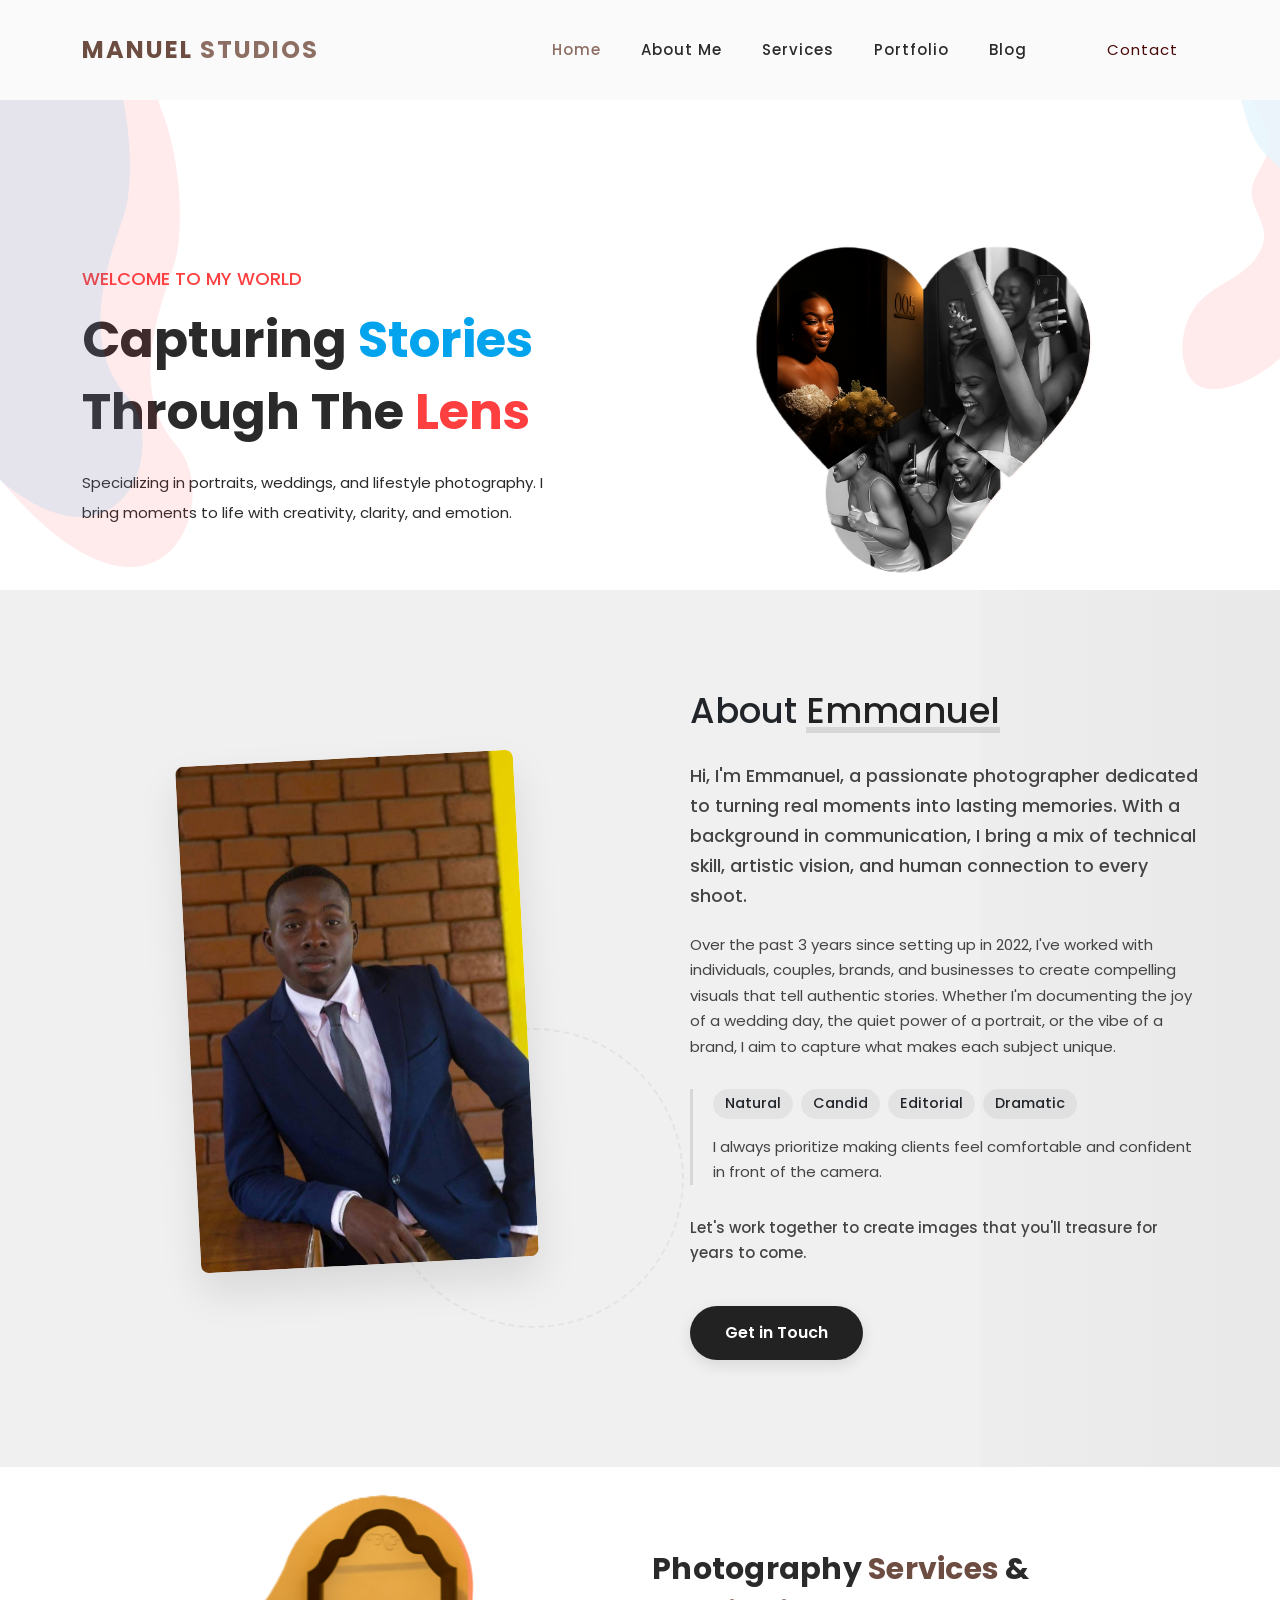
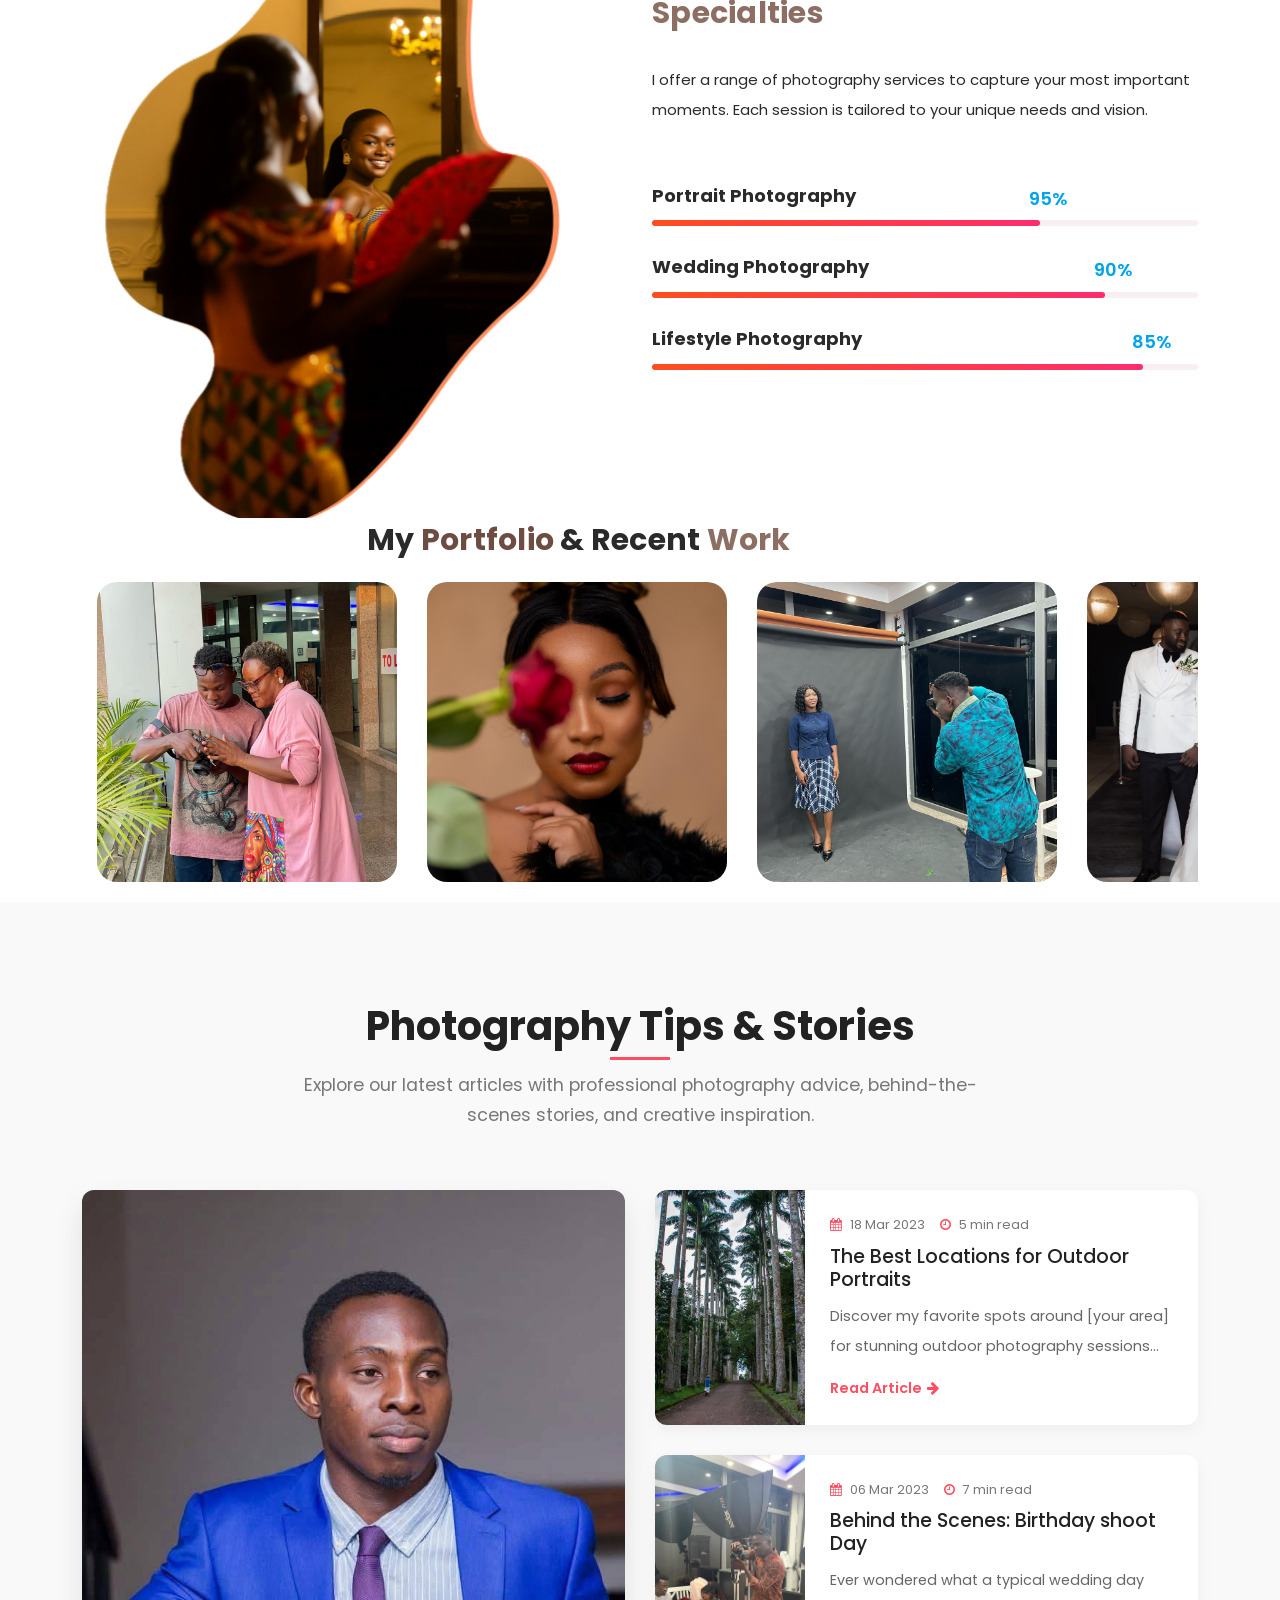
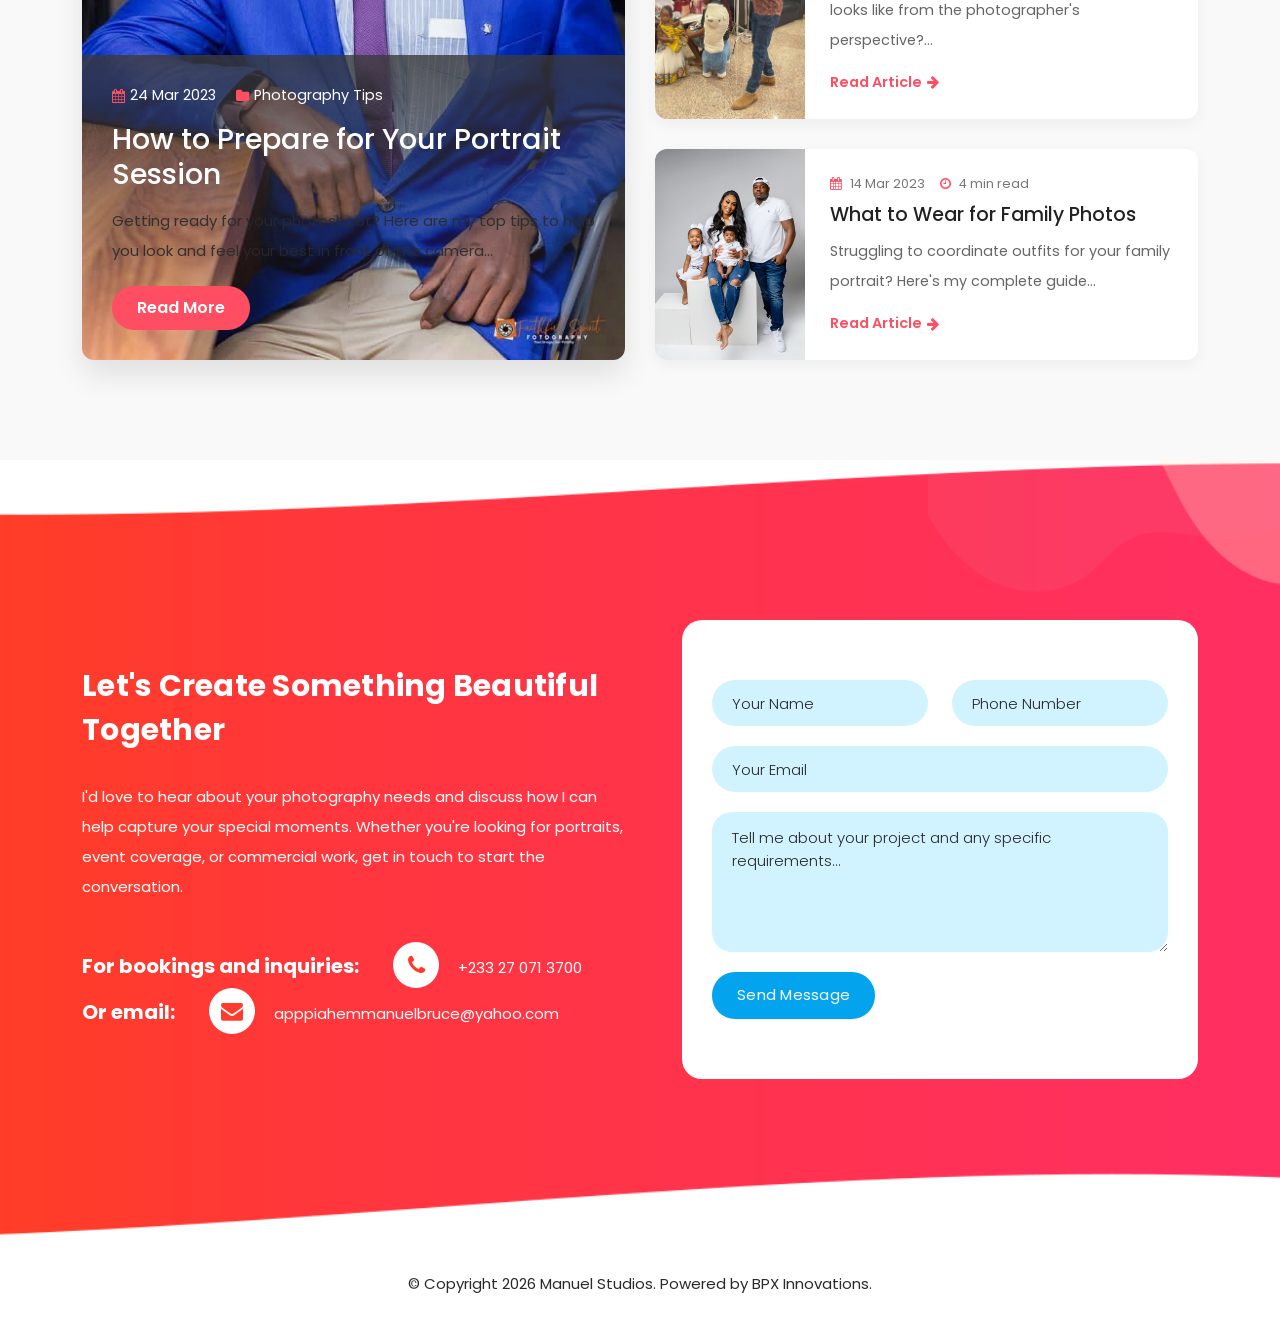
<file: index.html>
<!DOCTYPE html>
<html lang="en">

  <head>
    <meta charset="UTF-8">
    <meta name="viewport" content="width=device-width, initial-scale=1, shrink-to-fit=no">
    <meta name="description" content="Professional photography services by Emmanuel - Capturing stories through the lens specializing in portraits, weddings, and lifestyle photography">
    <meta name="author" content="Emmanuel">
    <link rel="preconnect" href="https://fonts.gstatic.com">
    <link href="https://fonts.googleapis.com/css2?family=Poppins:wght@100;200;300;400;500;600;700;800;900&display=swap" rel="stylesheet">

    <title>Emmanuel Photography</title>

    <!-- Bootstrap core CSS -->
    <link href="vendor/bootstrap/css/bootstrap.min.css" rel="stylesheet">

    <!-- Additional CSS Files -->
    <link rel="stylesheet" href="assets/css/fontawesome.css">
    <link rel="stylesheet" href="assets/css/templatemo-space-dynamic.css">
    <link rel="stylesheet" href="assets/css/animated.css">
    <link rel="stylesheet" href="assets/css/owl.css">
  </head>

<body>

  <!-- ***** Preloader Start ***** -->
  <div id="js-preloader" class="js-preloader">
    <div class="preloader-inner">
      <span class="dot"></span>
      <div class="dots">
        <span></span>
        <span></span>
        <span></span>
      </div>
    </div>
  </div>
  <!-- ***** Preloader End ***** -->

  <!-- ***** Header Area Start ***** -->
  <header class="header-area header-sticky wow slideInDown" data-wow-duration="0.75s" data-wow-delay="0s">
    <div class="container">
      <div class="row">
        <div class="col-12">
          <nav class="main-nav">
            <!-- ***** Logo Start ***** -->
            <a href="index.html" class="logo">
              <h4>Manuel <span>Studios</span></h4>
            </a>
            <!-- ***** Logo End ***** -->
            <!-- ***** Menu Start ***** -->
            <ul class="nav">
              <li class="scroll-to-section"><a href="#top" class="active">Home</a></li>
              <li class="scroll-to-section"><a href="#about">About Me</a></li>
              <li class="scroll-to-section"><a href="#services">Services</a></li>
              <li class="scroll-to-section"><a href="#portfolio">Portfolio</a></li>
              <li class="scroll-to-section"><a href="#blog">Blog</a></li> 
              <li class="scroll-to-section"><a href="#contact">Contact</a></li> 
            </ul>        
            <a class='menu-trigger'>
                <span>Menu</span>
            </a>
            <!-- ***** Menu End ***** -->
          </nav>
        </div>
      </div>
    </div>
  </header>
  <!-- ***** Header Area End ***** -->

  <div class="main-banner wow fadeIn" id="top" data-wow-duration="1s" data-wow-delay="0.5s">
    <div class="container">
      <div class="row">
        <div class="col-lg-12">
          <div class="row">
            <div class="col-lg-6 align-self-center">
              <div class="left-content header-text wow fadeInLeft" data-wow-duration="1s" data-wow-delay="1s">
                <h6>Welcome to My World</h6>
                <h2>Capturing <em>Stories</em> Through The <span>Lens</span></h2>
                <p>Specializing in portraits, weddings, and lifestyle photography. I bring moments to life with creativity, clarity, and emotion.</p>
                <!-- <form id="search" action="#" method="GET">
                  <fieldset>
                    <input type="text" name="photosession" class="email" placeholder="What type of session are you looking for?" autocomplete="on" required>
                  </fieldset>
                  <fieldset>
                    <button type="submit" class="main-button">Explore Options</button>
                  </fieldset>
                </form> -->
              </div>
            </div>
            <div class="col-lg-6">
              <div class="right-image wow fadeInRight" data-wow-duration="1s" data-wow-delay="0.5s">
               <img src="assets/images/photographer-hero.png" alt="Emmanuel at work">
              </div>
            </div>
          </div>
        </div>
      </div>
    </div>
  </div>



<div id="about" class="about-section">
  <!-- Background Elements -->
  <div class="photography-elements">
    <div class="aperture-ring"></div>
    <div class="light-leak"></div>
  </div>

  <div class="container">
    <div class="about-grid">
      <!-- Image Column with Creative Positioning -->
      <div class="image-column">
        <div class="image-composition">
          <img src="assets/images/about-photographer.jpg" alt="Emmanuel the photographer" class="main-image">
          <div class="image-frame"></div>
          <!-- <div class="floating-polaroid">
            <img src="assets/images/sample-work.jpg" alt="Sample work">
          </div> -->
          <!-- <div class="experience-badge">
            <span>3+ Years</span>
          </div> -->
        </div>
      </div>

      <!-- Content Column -->
      <div class="content-column">
        <div class="section-header">
          <!-- <div class="section-icon">📷</div> -->
          <h2>About <span class="highlight">Emmanuel</span></h2>
        </div>

        <div class="about-text">
          <p class="lead">Hi, I'm Emmanuel, a passionate photographer dedicated to turning real moments into lasting memories. With a background in communication, I bring a mix of technical skill, artistic vision, and human connection to every shoot.</p>
          
          <p>Over the past 3 years since setting up in 2022, I've worked with individuals, couples, brands, and businesses to create compelling visuals that tell authentic stories. Whether I'm documenting the joy of a wedding day, the quiet power of a portrait, or the vibe of a brand, I aim to capture what makes each subject unique.</p>
          
          <div class="style-highlight">
            <div class="style-tags">
              <span>Natural</span>
              <span>Candid</span>
              <span>Editorial</span>
              <span>Dramatic</span>
            </div>
            <p>I always prioritize making clients feel comfortable and confident in front of the camera.</p>
          </div>
          
          <p class="closing">Let's work together to create images that you'll treasure for years to come.</p>
        </div>

        <div class="cta-wrapper">
          <a href="#contact" class="cta-button">
            <span>Get in Touch</span>
            <div class="button-flash"></div>
          </a>
        </div>
      </div>
    </div>
  </div>
</div>

  <div id="services" class="our-services section">
    <div class="container">
      <div class="row">
        <div class="col-lg-6 align-self-center  wow fadeInLeft" data-wow-duration="1s" data-wow-delay="0.2s">
          <div class="left-image">
            <img src="assets/images/photography-services.png" alt="Photography services">
          </div>
        </div>
        <div class="col-lg-6 wow fadeInRight" data-wow-duration="1s" data-wow-delay="0.2s">
          <div class="section-heading">
            <h2>Photography <em>Services</em> &amp; <span>Specialties</span></h2>
            <p>I offer a range of photography services to capture your most important moments. Each session is tailored to your unique needs and vision.</p>
          </div>
          <div class="row">
            <div class="col-lg-12">
              <div class="first-bar progress-skill-bar">
                <h4>Portrait Photography</h4>
                <span>95%</span>
                <div class="filled-bar"></div>
                <div class="full-bar"></div>
              </div>
            </div>
            <div class="col-lg-12">
              <div class="second-bar progress-skill-bar">
                <h4>Wedding Photography</h4>
                <span>90%</span>
                <div class="filled-bar"></div>
                <div class="full-bar"></div>
              </div>
            </div>
            <div class="col-lg-12">
              <div class="third-bar progress-skill-bar">
                <h4>Lifestyle Photography</h4>
                <span>85%</span>
                <div class="filled-bar"></div>
                <div class="full-bar"></div>
              </div>
            </div>
          </div>
        </div>
      </div>
    </div>
  </div>

<div id="portfolio" class="our-portfolio section">
  <div class="container">
    <div class="row">
      <div class="col-lg-6 offset-lg-3">
        <div class="section-heading wow bounceIn" data-wow-duration="1s" data-wow-delay="0.2s">
          <h2>My <em>Portfolio</em> &amp; Recent <span>Work</span></h2>
        </div>
      </div>
    </div>
    
    <!-- Horizontal Scrollable Portfolio -->
    <div class="portfolio-scroll-container">
      <div class="portfolio-scroll-wrapper">


          <div class="portfolio-item wow bounceInUp" data-wow-duration="1s" data-wow-delay="0.4s">
          <a href="#">
            <div class="item">
              <div class="showed-content">
                  <img src="assets/images/portfolio-4.jpg" alt="Wedding photography">
              
              <!-- <div class="hidden-content">
                  <h4>Weddings</h4>
                <p>Emotional, timeless wedding photography to cherish forever.</p>
              </div> -->
              </div>
            </div>
          </a>
        </div>
        <!-- Item 1 -->
        <div class="portfolio-item wow bounceInUp" data-wow-duration="1s" data-wow-delay="0.3s">
          <a href="#">
            <div class="item">
              <div class="showed-content">
                <img src="assets/images/portfolio-portrait.jpg" alt="Portrait photography">
                <div class="hidden-content">
                  <h4>Portraits</h4>
                  <p>Beautiful individual and family portraits that capture personality.</p>
                </div>
              </div>
            </div>
          </a>
        </div>
        
        <!-- Item 2 -->
       

         <!-- Item 3 -->
        <div class="portfolio-item wow bounceInUp" data-wow-duration="1s" data-wow-delay="0.4s">
          <a href="#">
            <div class="item">
              <div class="showed-content">
                  <img src="assets/images/portfolio-5.jpg" alt="Wedding photography">
              
              <!-- <div class="hidden-content">
                  <h4>Weddings</h4>
                <p>Emotional, timeless wedding photography to cherish forever.</p>
              </div> -->
              </div>
            </div>
          </a>
        </div>

         <div class="portfolio-item wow bounceInUp" data-wow-duration="1s" data-wow-delay="0.4s">
          <a href="#">
            <div class="item">
              <div class="showed-content">
                <img src="assets/images/portfolio-wedding.jpg" alt="Wedding photography">
                <div class="hidden-content">
                  <h4>Weddings</h4>
                  <p>Emotional, timeless wedding photography to cherish forever.</p>
                </div>
              </div>
            </div>
          </a>
        </div>

        <div class="portfolio-item wow bounceInUp" data-wow-duration="1s" data-wow-delay="0.4s">
          <a href="#">
            <div class="item">
              <div class="showed-content">
                  <img src="assets/images/portfolio-commercial.jpg" alt="Wedding photography">
              
              <div class="hidden-content">
                    <h4>Commercial</h4>
                <p>High-quality product and business photography for brands.</p>
              </div>
              </div>
            </div>
          </a>
        </div>

        <div class="portfolio-item wow bounceInUp" data-wow-duration="1s" data-wow-delay="0.4s">
          <a href="#">
            <div class="item">
              <div class="showed-content">
                  <img src="assets/images/portfolio-event.jpg" alt="Wedding photography">
              
              <div class="hidden-content">
                 <h4>Events</h4>
                <p>Professional event coverage that tells the story of your occasion.</p>
              </div>
              </div>
            </div>
          </a>
        </div>
        
    
        
 
      
        
       
      </div>
    </div>
  </div>
</div>



<section class="photography-blog">
  <div class="container">
    <div class="blog-header">
      <h2>Photography <span>Tips</span> & Stories</h2>
      <p>Explore our latest articles with professional photography advice, behind-the-scenes stories, and creative inspiration.</p>
    </div>
    
    <div class="blog-container">
      <div class="featured-post">
        <img src="assets/images/blog-featured.jpg" alt="Photography tips">
        <div class="post-content">
          <div class="post-meta">
            <span><i class="fa fa-calendar"></i> 24 Mar 2023</span>
            <!-- <span><i class="fa fa-user"></i> [Your Name]</span> -->
            <span><i class="fa fa-folder"></i> Photography Tips</span>
          </div>
          <h3>How to Prepare for Your Portrait Session</h3>
          <p>Getting ready for your photoshoot? Here are my top tips to help you look and feel your best in front of the camera...</p>
          <a href="#" class="read-more">Read More</a>
        </div>
      </div>
      
      
      <div class="blog-list">
        <div class="blog-item">
          <div class="blog-item-img">
            <img src="assets/images/blog-thumb-01.jpg" alt="Outdoor photography">
          </div>
          <div class="blog-item-content">
            <div class="blog-item-meta">
              <span><i class="fa fa-calendar"></i> 18 Mar 2023</span>
              <span><i class="fa fa-clock-o"></i> 5 min read</span>
            </div>
            <h4>The Best Locations for Outdoor Portraits</h4>
            <p>Discover my favorite spots around [your area] for stunning outdoor photography sessions...</p>
            <a href="#" class="blog-item-link">Read Article <i class="fa fa-arrow-right"></i></a>
          </div>
        </div>

         <div class="blog-item">
          <div class="blog-item-img">
            <img src="assets/images/blog-thumb-03.jpg" alt="Wedding photography">
          </div>
          <div class="blog-item-content">
            <div class="blog-item-meta">
              <span><i class="fa fa-calendar"></i> 06 Mar 2023</span>
              <span><i class="fa fa-clock-o"></i> 7 min read</span>
            </div>
            <h4>Behind the Scenes: Birthday shoot Day</h4>
            <p>Ever wondered what a typical wedding day looks like from the photographer's perspective?...</p>
            <a href="#" class="blog-item-link">Read Article <i class="fa fa-arrow-right"></i></a>
          </div>
        </div>
        
        <div class="blog-item">
          <div class="blog-item-img">
            <img src="assets/images/blog-thumb-02.jpg" alt="Family photography">
          </div>
          <div class="blog-item-content">
            <div class="blog-item-meta">
              <span><i class="fa fa-calendar"></i> 14 Mar 2023</span>
              <span><i class="fa fa-clock-o"></i> 4 min read</span>
            </div>
            <h4>What to Wear for Family Photos</h4>
            <p>Struggling to coordinate outfits for your family portrait? Here's my complete guide...</p>
            <a href="#" class="blog-item-link">Read Article <i class="fa fa-arrow-right"></i></a>
          </div>
        </div>
        
       
      </div>
    </div>
  </div>
</section>
  <div id="contact" class="contact-us section">
    <div class="container">
      <div class="row">
        <div class="col-lg-6 align-self-center wow fadeInLeft" data-wow-duration="0.5s" data-wow-delay="0.25s">
          <div class="section-heading">
            <h2>Let's Create Something Beautiful Together</h2>
            <p>I'd love to hear about your photography needs and discuss how I can help capture your special moments. Whether you're looking for portraits, event coverage, or commercial work, get in touch to start the conversation.</p>
            <div class="phone-info">
              <h4>For bookings and inquiries: <span><i class="fa fa-phone"></i> <a href="#">+233 27 071 3700</a></span></h4>
              <h4>Or email: <span><i class="fa fa-envelope"></i> <a href="#">apppiahemmanuelbruce@yahoo.com</a></span></h4>
            </div>
          </div>
        </div>
        <div class="col-lg-6 wow fadeInRight" data-wow-duration="0.5s" data-wow-delay="0.25s">
          <form id="contact" action="" method="post">
            <div class="row">
              <div class="col-lg-6">
                <fieldset>
                  <input type="name" name="name" id="name" placeholder="Your Name" autocomplete="on" required>
                </fieldset>
              </div>
              <div class="col-lg-6">
                <fieldset>
                  <input type="text" name="phone" id="phone" placeholder="Phone Number" autocomplete="on" required>
                </fieldset>
              </div>
              <div class="col-lg-12">
                <fieldset>
                  <input type="text" name="email" id="email" pattern="[^ @]*@[^ @]*" placeholder="Your Email" required="">
                </fieldset>
              </div>
              <!-- <div class="col-lg-12">
                <fieldset>
                  <select name="service" id="service" class="form-select">
                    <option value="">What type of session are you interested in?</option>
                    <option value="portrait">Portrait Photography</option>
                    <option value="wedding">Wedding Photography</option>
                    <option value="family">Family Photography</option>
                    <option value="event">Event Photography</option>
                    <option value="commercial">Commercial Photography</option>
                    <option value="other">Other</option>
                  </select>
                </fieldset>
              </div> -->
              <div class="col-lg-12">
                <fieldset>
                  <textarea name="message" type="text" class="form-control" id="message" placeholder="Tell me about your project and any specific requirements..." required=""></textarea>  
                </fieldset>
              </div>
              <div class="col-lg-12">
                <fieldset>
                  <button type="submit" id="form-submit" class="main-button">Send Message</button>
                </fieldset>
              </div>
            </div>
            <div class="contact-dec">
              <img src="assets/images/contact-decoration.png" alt="">
            </div>
          </form>
        </div>
      </div>
    </div>
  </div>

 <footer>
    <div class="container">
      <div class="row">
        <div class="col-lg-12 wow fadeIn" data-wow-duration="1s" data-wow-delay="0.25s">
          <p>© Copyright <script>document.write(new Date().getFullYear())</script> Manuel Studios. Powered by BPX Innovations.</p>
          <!-- <div class="social-links">
            <a href="#"><i class="fa fa-instagram"></i></a>
            <a href="#"><i class="fa fa-facebook"></i></a>
            <a href="#"><i class="fa fa-pinterest"></i></a>
            <a href="#"><i class="fa fa-500px"></i></a>
          </div> -->
        </div>
      </div>
    </div>
  </footer>
  <!-- Scripts -->
  <script src="vendor/jquery/jquery.min.js"></script>
  <script src="vendor/bootstrap/js/bootstrap.bundle.min.js"></script>
  <script src="assets/js/owl-carousel.js"></script>
  <script src="assets/js/animation.js"></script>
  <script src="assets/js/imagesloaded.js"></script>
  <script src="assets/js/templatemo-custom.js"></script>

</body>
</html>
</file>
<file: assets/css/templatemo-space-dynamic.css>
/* 
TemplateMo 562 Space Dynamic
https://templatemo.com/tm-562-space-dynamic
*/

/* ---------------------------------------------
Table of contents
------------------------------------------------
01. font & reset css
02. reset
03. global styles
04. header
05. banner
06. features
07. testimonials
08. contact
09. footer
10. preloader
11. search
12. portfolio
--------------------------------------------- */

/* 
---------------------------------------------
font & reset css
--------------------------------------------- 
*/
@import url('https://fonts.googleapis.com/css2?family=Poppins:wght@100;200;300;400;500;600;700;800;900&display=swap');

/* 
---------------------------------------------
reset
--------------------------------------------- 
*/
html, body, div, span, applet, object, iframe, h1, h2, h3, h4, h5, h6, p, blockquote, div
pre, a, abbr, acronym, address, big, cite, code, del, dfn, em, font, img, ins, kbd, q,
s, samp, small, strike, strong, sub, sup, tt, var, b, u, i, center, dl, dt, dd, ol, ul, li,
figure, header, nav, section, article, aside, footer, figcaption {
  margin: 0;
  padding: 0;
  border: 0;
  outline: 0;
}

/* clear fix */
.grid:after {
  content: '';
  display: block;
  clear: both;
}

/* ---- .grid-item ---- */
.grid-sizer,
.grid-item {
  width: 50%;
}

.grid-item {
  float: left;
}

.grid-item img {
  display: block;
  max-width: 100%;
}

.clearfix:after {
  content: ".";
  display: block;
  clear: both;
  visibility: hidden;
  line-height: 0;
  height: 0;
}

.clearfix {
  display: inline-block;
}

html[xmlns] .clearfix {
  display: block;
}

* html .clearfix {
  height: 1%;
}

ul, li {
  padding: 0;
  margin: 0;
  list-style: none;
}

header, nav, section, article, aside, footer, hgroup {
  display: block;
}

* {
  box-sizing: border-box;
}

html, body {
  font-family: 'Poppins', sans-serif;
  font-weight: 400;
  background-color: #fff;
  -ms-text-size-adjust: 100%;
  -webkit-font-smoothing: antialiased;
  -moz-osx-font-smoothing: grayscale;
}

a {
  text-decoration: none !important;
}

h1, h2, h3, h4, h5, h6 {
  margin-top: 0px;
  margin-bottom: 0px;
}

ul {
  margin-bottom: 0px;
}

p {
  font-size: 15px;
  line-height: 30px;
  color: #2a2a2a;
}

img {
  width: 100%;
  overflow: hidden;
}

/* 
---------------------------------------------
global styles
--------------------------------------------- 
*/
html,
body {
  background: #fff;
  font-family: 'Poppins', sans-serif;
}

::selection {
  background: #6d4c41;
  color: #fff;
}

::-moz-selection {
  background: #6d4c41;
  color: #fff;
}

/* Base font size adjustment for responsive design */
html {
  font-size: 100%;
}

@media (max-width: 768px) {
  html {
    font-size: 90%;
  }
}

@media (max-width: 480px) {
  html {
    font-size: 85%;
  }
}

@media (max-width: 991px) {
  html, body {
    overflow-x: hidden;
  }
  .mobile-top-fix {
    margin-top: 30px;
    margin-bottom: 0px;
  }
  .mobile-bottom-fix {
    margin-bottom: 30px;
  }
  .mobile-bottom-fix-big {
    margin-bottom: 60px;
  }
}

.page-section {
  margin-top: 120px;
}

@media (max-width: 767px) {
  .page-section {
    margin-top: 80px;
  }
}

.section-heading h2 {
  font-size: 30px;
  text-transform: capitalize;
  color: #2a2a2a;
  font-weight: 700;
  letter-spacing: 0.25px;
  position: relative;
  z-index: 2;
  line-height: 44px;
}

@media (max-width: 767px) {
  .section-heading h2 {
    font-size: 26px;
    line-height: 36px;
  }
}

.section-heading h2 em {
  font-style: normal;
  color: #6d4c41;
}

.section-heading h2 span {
  color: #8d6e63;
}

.main-blue-button a {
  display: inline-block;
  background-color: #6d4c41;
  font-size: 15px;
  font-weight: 400;
  color: #fff;
  text-transform: capitalize;
  padding: 12px 25px;
  border-radius: 23px;
  letter-spacing: 0.25px;
}

.main-red-button a {
  display: inline-block;
  background-color: #8d6e63;
  font-size: 15px;
  font-weight: 400;
  color: #651515;
  text-transform: capitalize;
  padding: 12px 25px;
  border-radius: 23px;
  letter-spacing: 0.25px;
}

.main-white-button a {
  display: inline-block;
  background-color: #fff;
  font-size: 15px;
  font-weight: 400;
  color: #8d6e63;
  text-transform: capitalize;
  padding: 12px 25px;
  border-radius: 23px;
  letter-spacing: 0.25px;
}

@media (max-width: 767px) {
  .main-blue-button a,
  .main-red-button a,
  .main-white-button a {
    padding: 10px 20px;
    font-size: 14px;
  }
}

/* 
---------------------------------------------
header
--------------------------------------------- 
*/
.background-header {
  background-color: #fff!important;
  height: 80px!important;
  position: fixed!important;
  top: 0px;
  left: 0px;
  right: 0px;
  box-shadow: 0px 0px 10px rgba(0,0,0,0.15)!important;
}

.background-header .logo,
.background-header .main-nav .nav li a {
  color: #1e1e1e!important;
}

.background-header .main-nav .nav li:hover a {
  color: #8d6e63!important;
}

.background-header .nav li a.active {
  color: #8d6e63!important;
}

.header-area {
  background-color: #fafafa;
  position: absolute;
  top: 0px;
  left: 0px;
  right: 0px;
  z-index: 100;
  height: 100px;
  -webkit-transition: all .5s ease 0s;
  -moz-transition: all .5s ease 0s;
  -o-transition: all .5s ease 0s;
  transition: all .5s ease 0s;
}

.header-area .main-nav {
  min-height: 80px;
  background: transparent;
}

.header-area .main-nav .logo {
  line-height: 100px;
  color: #fff;
  font-size: 24px;
  font-weight: 700;
  text-transform: uppercase;
  letter-spacing: 2px;
  float: left;
  -webkit-transition: all 0.3s ease 0s;
  -moz-transition: all 0.3s ease 0s;
  -o-transition: all 0.3s ease 0s;
  transition: all 0.3s ease 0s;
}

.header-area .main-nav .logo h4 {
    font-size: 24px;
    font-weight: 700;
    text-transform: uppercase;
    color: #6d4c41;
    line-height: 100px;
    float: left;
    -webkit-transition: all 0.3s ease 0s;
    -moz-transition: all 0.3s ease 0s;
    -o-transition: all 0.3s ease 0s;
    transition: all 0.3s ease 0s;
}

.logo h4 span {
  color: #8d6e63;
}

.background-header .main-nav .logo h4 {
  line-height: 80px;
}

.background-header .main-nav .nav {
  margin-top: 20px !important;
}

.header-area .main-nav .nav {
  float: right;
  margin-top: 30px;
  margin-right: 0px;
  background-color: transparent;
  -webkit-transition: all 0.3s ease 0s;
  -moz-transition: all 0.3s ease 0s;
  -o-transition: all 0.3s ease 0s;
  transition: all 0.3s ease 0s;
  position: relative;
  z-index: 999;
}

.header-area .main-nav .nav li {
  padding-left: 20px;
  padding-right: 20px;
}

.header-area .main-nav .nav li:last-child {
  padding-right: 0px;
  padding-left: 40px;
}

.header-area .main-nav .nav li:last-child a ,
.background-header .main-nav .nav li:last-child a {
  color: #490707 !important;
  padding: 0px 20px;
  font-weight: 400;
}

.header-area .main-nav .nav li:last-child a:hover,
.header-area .main-nav .nav li:last-child a.active {
  color: #fff !important;
}

.header-area .main-nav .nav li a {
  display: block;
  font-weight: 500;
  font-size: 15px;
  color: #2a2a2a;
  text-transform: capitalize;
  -webkit-transition: all 0.3s ease 0s;
  -moz-transition: all 0.3s ease 0s;
  -o-transition: all 0.3s ease 0s;
  transition: all 0.3s ease 0s;
  height: 40px;
  line-height: 40px;
  border: transparent;
  letter-spacing: 1px;
}

.header-area .main-nav .nav li a {
  color: #2a2a2a;
}

.header-area .main-nav .nav li:hover a,
.header-area .main-nav .nav li a.active {
  color: #8d6e63!important;
}

.background-header .main-nav .nav li:hover a,
.background-header .main-nav .nav li a.active {
  color: #8d6e63!important;
  opacity: 1;
}

.header-area .main-nav .nav li:last-child a:hover ,
.background-header .main-nav .nav li:last-child a:hover {
  background-color: #6d4c41;
}

.header-area .main-nav .nav li.submenu {
  position: relative;
  padding-right: 30px;
}

.header-area .main-nav .nav li.submenu:after {
  font-family: FontAwesome;
  content: "\f107";
  font-size: 12px;
  color: #2a2a2a;
  position: absolute;
  right: 18px;
  top: 12px;
}

.background-header .main-nav .nav li.submenu:after {
  color: #2a2a2a;
}

.header-area .main-nav .nav li.submenu ul {
  position: absolute;
  width: 200px;
  box-shadow: 0 2px 28px 0 rgba(0, 0, 0, 0.06);
  overflow: hidden;
  top: 50px;
  opacity: 0;
  transform: translateY(+2em);
  visibility: hidden;
  z-index: -1;
  transition: all 0.3s ease-in-out 0s, visibility 0s linear 0.3s, z-index 0s linear 0.01s;
}

.header-area .main-nav .nav li.submenu ul li {
  margin-left: 0px;
  padding-left: 0px;
  padding-right: 0px;
}

.header-area .main-nav .nav li.submenu ul li a {
  opacity: 1;
  display: block;
  background: #f7f7f7;
  color: #2a2a2a!important;
  padding-left: 20px;
  height: 40px;
  line-height: 40px;
  -webkit-transition: all 0.3s ease 0s;
  -moz-transition: all 0.3s ease 0s;
  -o-transition: all 0.3s ease 0s;
  transition: all 0.3s ease 0s;
  position: relative;
  font-size: 13px;
  font-weight: 400;
  border-bottom: 1px solid #eee;
}

.header-area .main-nav .nav li.submenu ul li a:hover {
  background: #fff;
  color: #8d6e63!important;
  padding-left: 25px;
}

.header-area .main-nav .nav li.submenu ul li a:hover:before {
  width: 3px;
}

.header-area .main-nav .nav li.submenu:hover ul {
  visibility: visible;
  opacity: 1;
  z-index: 1;
  transform: translateY(0%);
  transition-delay: 0s, 0s, 0.3s;
}

.header-area .main-nav .menu-trigger {
  cursor: pointer;
  display: block;
  position: absolute;
  top: 33px;
  width: 32px;
  height: 40px;
  text-indent: -9999em;
  z-index: 99;
  right: 40px;
  display: none;
}

.background-header .main-nav .menu-trigger {
  top: 23px;
}

.header-area .main-nav .menu-trigger span,
.header-area .main-nav .menu-trigger span:before,
.header-area .main-nav .menu-trigger span:after {
  -moz-transition: all 0.4s;
  -o-transition: all 0.4s;
  -webkit-transition: all 0.4s;
  transition: all 0.4s;
  background-color: #1e1e1e;
  display: block;
  position: absolute;
  width: 30px;
  height: 2px;
  left: 0;
}

.background-header .main-nav .menu-trigger span,
.background-header .main-nav .menu-trigger span:before,
.background-header .main-nav .menu-trigger span:after {
  background-color: #1e1e1e;
}

.header-area .main-nav .menu-trigger span:before,
.header-area .main-nav .menu-trigger span:after {
  -moz-transition: all 0.4s;
  -o-transition: all 0.4s;
  -webkit-transition: all 0.4s;
  transition: all 0.4s;
  background-color: #1e1e1e;
  display: block;
  position: absolute;
  width: 30px;
  height: 2px;
  left: 0;
  width: 75%;
}

.background-header .main-nav .menu-trigger span:before,
.background-header .main-nav .menu-trigger span:after {
  background-color: #1e1e1e;
}

.header-area .main-nav .menu-trigger span:before,
.header-area .main-nav .menu-trigger span:after {
  content: "";
}

.header-area .main-nav .menu-trigger span {
  top: 16px;
}

.header-area .main-nav .menu-trigger span:before {
  -moz-transform-origin: 33% 100%;
  -ms-transform-origin: 33% 100%;
  -webkit-transform-origin: 33% 100%;
  transform-origin: 33% 100%;
  top: -10px;
  z-index: 10;
}

.header-area .main-nav .menu-trigger span:after {
  -moz-transform-origin: 33% 0;
  -ms-transform-origin: 33% 0;
  -webkit-transform-origin: 33% 0;
  transform-origin: 33% 0;
  top: 10px;
}

.header-area .main-nav .menu-trigger.active span,
.header-area .main-nav .menu-trigger.active span:before,
.header-area .main-nav .menu-trigger.active span:after {
  background-color: transparent;
  width: 100%;
}

.header-area .main-nav .menu-trigger.active span:before {
  -moz-transform: translateY(6px) translateX(1px) rotate(45deg);
  -ms-transform: translateY(6px) translateX(1px) rotate(45deg);
  -webkit-transform: translateY(6px) translateX(1px) rotate(45deg);
  transform: translateY(6px) translateX(1px) rotate(45deg);
  background-color: #1e1e1e;
}

.background-header .main-nav .menu-trigger.active span:before {
  background-color: #1e1e1e;
}

.header-area .main-nav .menu-trigger.active span:after {
  -moz-transform: translateY(-6px) translateX(1px) rotate(-45deg);
  -ms-transform: translateY(-6px) translateX(1px) rotate(-45deg);
  -webkit-transform: translateY(-6px) translateX(1px) rotate(-45deg);
  transform: translateY(-6px) translateX(1px) rotate(-45deg);
  background-color: #1e1e1e;
}

.background-header .main-nav .menu-trigger.active span:after {
  background-color: #1e1e1e;
}

.header-area.header-sticky {
  min-height: 80px;
}

.header-area .nav {
  margin-top: 30px;
}

.header-area.header-sticky .nav li a.active {
  color: #8d6e63;
}

@media (max-width: 1200px) {
  .header-area .main-nav .nav li {
    padding-left: 12px;
    padding-right: 12px;
  }
  .header-area .main-nav:before {
    display: none;
  }
}

@media (max-width: 992px) {
  .header-area .main-nav .nav li:last-child  ,
  .background-header .main-nav .nav li:last-child {
    display: none;
  }
  .header-area .main-nav .nav li:nth-child(6),
  .background-header .main-nav .nav li:nth-child(6) {
    padding-right: 0px;
  }
}

@media (max-width: 767px) {
  .background-header .main-nav .nav {
    margin-top: 80px !important;
  }
  .header-area .main-nav .logo {
    color: #1e1e1e;
  }
  .header-area.header-sticky .nav li a:hover,
  .header-area.header-sticky .nav li a.active {
    color: #8d6e63!important;
    opacity: 1;
  }
  .header-area.header-sticky .nav li.search-icon a {
    width: 100%;
  }
  .header-area {
    background-color: #f7f7f7;
    padding: 0px 15px;
    height: 80px;
    box-shadow: none;
    text-align: center;
  }
  .header-area .container {
    padding: 0px;
  }
  .header-area .logo {
    margin-left: 15px;
    font-size: 20px;
  }
  .header-area .menu-trigger {
    display: block !important;
    top: 20px;
    right: 20px;
  }
  .header-area .main-nav {
    overflow: hidden;
  }
  .header-area .main-nav .nav {
    float: none;
    width: 100%;
    display: none;
    -webkit-transition: all 0s ease 0s;
    -moz-transition: all 0s ease 0s;
    -o-transition: all 0s ease 0s;
    transition: all 0s ease 0s;
    margin-left: 0px;
    margin-top: 60px;
  }
  .background-header .nav {
    margin-top: 80px;
  }
  .header-area .main-nav .nav li:first-child {
    border-top: 1px solid #eee;
  }
  .header-area.header-sticky .nav {
    margin-top: 100px;
  }
  .header-area .main-nav .nav li {
    width: 100%;
    background: #fff;
    border-bottom: 1px solid #e7e7e7;
    padding-left: 0px !important;
    padding-right: 0px !important;
  }
  .header-area .main-nav .nav li a {
    height: 45px !important;
    line-height: 45px !important;
    padding: 0px !important;
    border: none !important;
    background: #f7f7f7 !important;
    color: #191a20 !important;
  }
  .header-area .main-nav .nav li a:hover {
    background: #eee !important;
    color: #8d6e63!important;
  }
  .header-area .main-nav .nav li.submenu ul {
    position: relative;
    visibility: inherit;
    opacity: 1;
    z-index: 1;
    transform: translateY(0%);
    transition-delay: 0s, 0s, 0.3s;
    top: 0px;
    width: 100%;
    box-shadow: none;
    height: 0px;
  }
  .header-area .main-nav .nav li.submenu ul li a {
    font-size: 12px;
    font-weight: 400;
  }
  .header-area .main-nav .nav li.submenu ul li a:hover:before {
    width: 0px;
  }
  .header-area .main-nav .nav li.submenu ul.active {
    height: auto !important;
  }
  .header-area .main-nav .nav li.submenu:after {
    color: #3B566E;
    right: 25px;
    font-size: 14px;
    top: 15px;
  }
  .header-area .main-nav .nav li.submenu:hover ul, .header-area .main-nav .nav li.submenu:focus ul {
    height: 0px;
  }
}

@media (min-width: 767px) {
  .header-area .main-nav .nav {
    display: flex !important;
  }
}

/* 
---------------------------------------------
preloader
--------------------------------------------- 
*/

.js-preloader {
    position: fixed;
    top: 0;
    left: 0;
    right: 0;
    bottom: 0;
    background-color: #fff;
    display: -webkit-box;
    display: flex;
    -webkit-box-align: center;
    align-items: center;
    -webkit-box-pack: center;
    justify-content: center;
    opacity: 1;
    visibility: visible;
    z-index: 9999;
    -webkit-transition: opacity 0.25s ease;
    transition: opacity 0.25s ease;
}

.js-preloader.loaded {
    opacity: 0;
    visibility: hidden;
    pointer-events: none;
}

@-webkit-keyframes dot {
    50% {
        -webkit-transform: translateX(96px);
        transform: translateX(96px);
    }
}

@keyframes dot {
    50% {
        -webkit-transform: translateX(96px);
        transform: translateX(96px);
    }
}

@-webkit-keyframes dots {
    50% {
        -webkit-transform: translateX(-31px);
        transform: translateX(-31px);
    }
}

@keyframes dots {
    50% {
        -webkit-transform: translateX(-31px);
        transform: translateX(-31px);
    }
}

.preloader-inner {
    position: relative;
    width: 142px;
    height: 40px;
    background: #fff;
}

.preloader-inner .dot {
    position: absolute;
    width: 16px;
    height: 16px;
    top: 12px;
    left: 15px;
    background: #8d6e63;
    border-radius: 50%;
    -webkit-transform: translateX(0);
    transform: translateX(0);
    -webkit-animation: dot 2.8s infinite;
    animation: dot 2.8s infinite;
}

.preloader-inner .dots {
    -webkit-transform: translateX(0);
    transform: translateX(0);
    margin-top: 12px;
    margin-left: 31px;
    -webkit-animation: dots 2.8s infinite;
    animation: dots 2.8s infinite;
}

.preloader-inner .dots span {
    display: block;
    float: left;
    width: 16px;
    height: 16px;
    margin-left: 16px;
    background: #8d6e63;
    border-radius: 50%;
}


/* 
---------------------------------------------
Banner Style
--------------------------------------------- 
*/

.main-banner {
  background-repeat: no-repeat;
  background-position: center center;
  background-size: cover;
  padding: 226px 0px 0px 0px;
  position: relative;
  overflow: hidden;
}

.main-banner:after {
  content: '';
  background-image: url(../images/baner-dec-left.png);
  background-repeat: no-repeat;
  position: absolute;
  left: 0;
  top: 100px;
  width: 193px;
  height: 467px;
}

.main-banner:before {
  content: '';
  background-image: url(../images/baner-dec-right.png);
  background-repeat: no-repeat;
  position: absolute;
  right: 0;
  top: 100px;
  width: 98px;
  height: 290px;
}

.main-banner .left-content {
  margin-right: 45px;
}

.main-banner .left-content h6 {
  text-transform: uppercase;
  font-size: 18px;
  color: #fe3f40;
  margin-bottom: 15px;
}

.main-banner .left-content h2 {
  font-size: 50px;
  font-weight: 700;
  color: #2a2a2a;
  line-height: 72px;
}

.main-banner .left-content h2 em {
  color: #03a4ed;
  font-style: normal;
}

.main-banner .left-content h2 span {
  color: #fe3f40;
}

.main-banner .left-content p {
  margin: 20px 0px;
}

.main-banner .left-content form {
  margin-top: 30px;
  width: 470px;
  height: 66px;
  position: relative;
}

.main-banner .left-content form button {
  position: absolute;
  right: 10px;
  top: 10px;
  display: inline-block;
  background-color: #fff;
  font-size: 15px;
  font-weight: 500;
  color: #fe3f40;
  text-transform: capitalize;
  padding: 12px 25px;
  border-radius: 23px;
  letter-spacing: 0.25px;
  outline: none;
  border: none;
}

.main-banner .left-content form input::placeholder {
  color: #fff;
}

/* Banner Responsive Styles */
@media (max-width: 1200px) {
  .main-banner {
    padding-top: 180px;
  }
  
  .main-banner .left-content h2 {
    font-size: 42px;
    line-height: 60px;
  }
}

@media (max-width: 992px) {
  .main-banner {
    padding-top: 150px;
    text-align: center;
  }
  
  .main-banner .left-content {
    margin-right: 0px;
    margin-bottom: 30px;
    margin-top: -50px;
  }
  
  .main-banner .left-content h2 {
    font-size: 36px;
    line-height: 50px;
  }
  
  .main-banner .left-content form,
  .main-banner .left-content form input {
    width: 100% !important;
  }
  
  .main-banner:after,
  .main-banner:before {
    display: none;
  }
}

@media (max-width: 576px) {
  .main-banner {
    padding-top: 120px;
  }
  
  .main-banner .left-content h2 {
    font-size: 28px;
    line-height: 40px;
  }
  
  .main-banner .left-content h6 {
    font-size: 16px;
  }
  
  .main-banner .left-content p {
    font-size: 14px;
    line-height: 24px;
  }
}

/* 
---------------------------------------------
About Us Style
--------------------------------------------- 
*/
/* About Section Styles */

/* Modern About Section with Creative Image Placement */
.about-section {
  padding: 100px 0;
  background-color: #f0f0f0;
  position: relative;
  overflow: hidden;
}

.photography-elements {
  position: absolute;
  top: 0;
  left: 0;
  width: 100%;
  height: 100%;
  pointer-events: none;
  z-index: 0;
}

.aperture-ring {
  position: absolute;
  top: 50%;
  left: 30%;
  width: 300px;
  height: 300px;
  border: 2px dashed rgba(0,0,0,0.05);
  border-radius: 50%;
  animation: aperture-spin 20s infinite linear;
}

@keyframes aperture-spin {
  from { transform: translate(-50%, -50%) rotate(0deg); }
  to { transform: translate(-50%, -50%) rotate(360deg); }
}

.light-leak {
  position: absolute;
  top: 0;
  right: 0;
  width: 300px;
  height: 100%;
  background: linear-gradient(90deg, rgba(0,0,0,0.01) 0%, rgba(0,0,0,0.03) 100%);
  animation: light-flicker 12s infinite alternate;
}

/* Creative Image Composition */
.about-grid {
  display: grid;
  grid-template-columns: 1fr 1fr;
  gap: 60px;
  align-items: center;
  position: relative;
  z-index: 1;
}

@media (max-width: 1200px) {
  .about-grid {
    gap: 40px;
  }
  
  .image-composition {
    width: 90%;
  }
}

@media (max-width: 992px) {
  .about-grid {
    grid-template-columns: 1fr;
  }
  
  .image-column {
    order: 2;
    margin-top: 40px;
  }
  
  .content-column {
    order: 1;
  }
  
  .image-composition {
    margin: 0 auto;
  }
}

.image-column {
  position: relative;
  height: 80%;
}

.image-composition {
  position: relative;
  width: 80%;
  max-width: 500px;
  margin-left: auto;
}

.main-image {
  width: 80%;
  border-radius: 8px;
  box-shadow: 0 20px 40px rgba(0,0,0,0.1);
  transform: rotate(-3deg);
  transition: transform 0.5s ease;
  position: relative;
  z-index: 2;
}

.image-composition:hover .main-image {
  transform: rotate(0deg);
}

/* Content Styling */
.content-column {
  padding-left: 20px;
}

@media (max-width: 576px) {
  .content-column {
    padding-left: 0;
  }
  
  .section-header h2 {
    font-size: 1.8rem;
  }
  
  .experience-badge {
    font-size: 0.9rem;
    padding: 8px 15px;
  }
  
  .floating-polaroid {
    width: 30%;
    right: -10px;
  }
}

.section-header {
  display: flex;
  align-items: center;
  margin-bottom: 30px;
}

.section-icon {
  font-size: 2rem;
  margin-right: 15px;
}

.section-header h2 {
  font-size: 2.2rem;
  margin: 0;
}

.highlight {
  color: #222;
  position: relative;
}

.highlight::after {
  content: '';
  position: absolute;
  bottom: 2px;
  left: 0;
  width: 100%;
  height: 6px;
  background: rgba(0,0,0,0.1);
  z-index: -1;
}

.about-text p {
  margin-bottom: 20px;
  line-height: 1.7;
  color: #444;
}

.lead {
  font-size: 1.1rem;
  font-weight: 500;
}

.style-highlight {
  margin: 30px 0;
  padding-left: 20px;
  border-left: 3px solid rgba(0,0,0,0.1);
}

.style-tags {
  display: flex;
  flex-wrap: wrap;
  gap: 8px;
  margin-bottom: 15px;
}

.style-tags span {
  background: rgba(0,0,0,0.05);
  padding: 4px 12px;
  border-radius: 20px;
  font-size: 0.9rem;
  font-weight: 500;
}

.closing {
  font-weight: 500;
}

/* CTA Button */
.cta-wrapper {
  margin-top: 40px;
}

.cta-button {
  display: inline-block;
  position: relative;
  background: #222;
  color: white;
  padding: 15px 35px;
  border-radius: 30px;
  font-weight: 600;
  overflow: hidden;
  box-shadow: 0 5px 15px rgba(0,0,0,0.1);
}

.button-flash {
  position: absolute;
  top: 0;
  left: 0;
  width: 100%;
  height: 100%;
  background: rgba(255,255,255,0.2);
  transform: translateX(-100%);
  transition: transform 0.3s ease;
}

.cta-button:hover .button-flash {
  transform: translateX(100%);
}

/* 
---------------------------------------------
Services Style
--------------------------------------------- 
*/

.our-services {
  margin-top: 40px;
  padding-top: 40px;
}

.our-services .left-image {
  margin-right: 45px;
  margin-top: -180px;
}

.our-services .section-heading h2 {
  margin-right: 100px;
}

.our-services .section-heading p {
  margin-top: 30px;
  margin-bottom: 60px;
}

.our-services .progress-skill-bar {
  margin-bottom: 30px;
  position: relative;
  width: 100%;
}

.our-services .progress-skill-bar span {
  position: absolute;
  top: 0;
  font-size: 18px;
  font-weight: 600;
  color: #03a4ed;
}

.our-services .first-bar span {
  left: 69%;
}

.our-services .second-bar span {
  left: 81%;
}

.our-services .third-bar span {
  left: 88%;
}

.our-services .progress-skill-bar h4 {
  font-size: 18px;
  font-weight: 700;
  color: #2a2a2a;
  margin-bottom: 14px;
}

.our-services .progress-skill-bar .full-bar {
  width: 100%;
  height: 6px;
  border-radius: 3px;
  background-color: #f7eff1;
  position: relative;
  z-index: 1;
}

.our-services .progress-skill-bar .filled-bar {
  background: rgb(255,77,30);
  background: linear-gradient(105deg, rgba(255,77,30,1) 0%, rgba(255,44,109,1) 100%);
  height: 6px;
  border-radius: 3px;
  margin-bottom: -6px;
  position: relative;
  z-index: 2;
}

.our-services .first-bar .filled-bar {
  width: 71%;
}

.our-services .second-bar .filled-bar {
  width: 83%;
}

.our-services .third-bar .filled-bar {
  width: 90%;
}


/* 
---------------------------------------------
Portfolio
--------------------------------------------- 
*/

/* Portfolio Scroll Container */
.portfolio-scroll-container {
  width: 100%;
  overflow-x: auto;
  padding: 20px 0;
  -webkit-overflow-scrolling: touch;
}

.portfolio-scroll-wrapper {
  display: inline-flex;
  gap: 30px;
  padding: 0 15px;
  min-width: 100%;
}

.portfolio-item {
  flex: 0 0 auto;
  width: 300px;
}

/* Updated Portfolio Item Styles */
.our-portfolio .item {
  position: relative;
  height: 300px;
  border-radius: 20px;
  overflow: hidden;
}

.our-portfolio .showed-content {
  position: relative;
  height: 100%;
  width: 100%;
}

.our-portfolio .showed-content img {
  width: 100%;
  height: 100%;
  object-fit: cover;
  transition: all 0.5s ease;
}

.our-portfolio .hidden-content {
  position: absolute;
  top: 0;
  left: 0;
  right: 0;
  bottom: 0;
  background: rgba(255, 77, 30, 0.9);
  background: linear-gradient(135deg, rgba(255,77,30,0.9) 0%, rgba(50,23,0,0.9) 100%);
  color: white;
  display: flex;
  flex-direction: column;
  justify-content: center;
  align-items: center;
  padding: 20px;
  opacity: 0;
  transition: all 0.5s ease;
  text-align: center;
}

.our-portfolio .item:hover .hidden-content {
  opacity: 1;
}

.our-portfolio .item:hover .showed-content img {
  transform: scale(1.05);
}

.our-portfolio .hidden-content h4 {
  font-size: 20px;
  font-weight: 700;
  margin-bottom: 15px;
  transform: translateY(20px);
  transition: transform 0.5s ease;
}

.our-portfolio .hidden-content p {
  transform: translateY(20px);
  transition: transform 0.5s ease 0.1s;
}

.our-portfolio .item:hover .hidden-content h4,
.our-portfolio .item:hover .hidden-content p {
  transform: translateY(0);
}

/* Hide scrollbar for cleaner look */
.portfolio-scroll-container::-webkit-scrollbar {
  display: none;
}

.portfolio-scroll-container {
  -ms-overflow-style: none;
  scrollbar-width: none;
}

/* Responsive adjustments */
@media (max-width: 768px) {
  .portfolio-item {
    width: 280px;
  }
}



/* 
---------------------------------------------
Blog
--------------------------------------------- 
*/

.photography-blog {
  padding: 100px 0;
  background-color: #f9f9f9;
  position: relative;
}

.blog-header {
  margin-bottom: 60px;
  text-align: center;
}

.blog-header h2 {
  font-size: 2.5rem;
  font-weight: 700;
  color: #222;
  margin-bottom: 20px;
  position: relative;
  display: inline-block;
}

.blog-header h2:after {
  content: '';
  position: absolute;
  width: 60px;
  height: 3px;
  background: #ff4d61;
  bottom: -10px;
  left: 50%;
  transform: translateX(-50%);
}

.blog-header p {
  color: #777;
  max-width: 700px;
  margin: 0 auto;
  font-size: 1.1rem;
}

.blog-container {
  display: grid;
  grid-template-columns: 1fr 1fr;
  gap: 30px;
}

.featured-post {
  position: relative;
  border-radius: 12px;
  overflow: hidden;
  box-shadow: 0 15px 30px rgba(0,0,0,0.1);
  transition: transform 0.3s ease;
}

.featured-post:hover {
  transform: translateY(-5px);
}

.featured-post img {
  width: 100%;
  height: 100%;
  object-fit: cover;
  transition: transform 0.5s ease;
}

.featured-post:hover img {
  transform: scale(1.03);
}

.post-content {
  position: absolute;
  bottom: 0;
  left: 0;
  right: 0;
  background: linear-gradient(to bottom, rgba(58, 58, 58, 0.8), transparent);
  padding: 30px;
  color: white;
}

.post-meta {
  display: flex;
  gap: 20px;
  margin-bottom: 15px;
  font-size: 0.9rem;
}

.post-meta span {
  display: flex;
  align-items: center;
}

.post-meta i {
  margin-right: 5px;
  color: #ff4d61;
}

.post-content h3 {
  font-size: 1.8rem;
  margin-bottom: 15px;
}

.post-content p {
  margin-bottom: 20px;
  opacity: 0.9;
}

.read-more {
  display: inline-block;
  padding: 10px 25px;
  background: #ff4d61;
  color: white;
  border-radius: 30px;
  font-weight: 600;
  transition: all 0.3s ease;
}

.read-more:hover {
  background: #e04557;
  transform: translateY(-2px);
  box-shadow: 0 5px 15px rgba(255,77,97,0.3);
}

.blog-list {
  display: flex;
  flex-direction: column;
  gap: 30px;
}

.blog-item {
  display: flex;
  background: white;
  border-radius: 12px;
  overflow: hidden;
  box-shadow: 0 5px 15px rgba(0,0,0,0.05);
  transition: all 0.3s ease;
}

.blog-item:hover {
  transform: translateY(-5px);
  box-shadow: 0 10px 25px rgba(0,0,0,0.1);
}

.blog-item-img {
  flex: 0 0 150px;
}

.blog-item-img img {
  width: 100%;
  height: 100%;
  object-fit: cover;
}

.blog-item-content {
  padding: 25px;
  flex: 1;
}

.blog-item-meta {
  display: flex;
  gap: 15px;
  margin-bottom: 10px;
  font-size: 0.8rem;
  color: #777;
}

.blog-item-meta i {
  color: #ff4d61;
  margin-right: 5px;
}

.blog-item-content h4 {
  font-size: 1.2rem;
  margin-bottom: 10px;
  color: #222;
}

.blog-item-content p {
  color: #666;
  font-size: 0.9rem;
  margin-bottom: 15px;
}

.blog-item-link {
  color: #ff4d61;
  font-weight: 600;
  font-size: 0.9rem;
  display: inline-flex;
  align-items: center;
  transition: all 0.3s ease;
}

.blog-item-link:hover {
  color: #e04557;
}

.blog-item-link i {
  margin-left: 5px;
  transition: transform 0.3s ease;
}

.blog-item-link:hover i {
  transform: translateX(3px);
}

@media (max-width: 992px) {
  .blog-container {
    grid-template-columns: 1fr;
  }
  
  .blog-item {
    flex-direction: column;
  }
  
  .blog-item-img {
    flex: 0 0 200px;
  }
}


/* 
---------------------------------------------
contact
--------------------------------------------- 
*/

.contact-us {
  padding: 160px 0px;
  background-image: url(../images/contact-bg.png);
  background-repeat: no-repeat;
  background-position: center center;
  background-size: cover;
}

.contact-us .section-heading h2,
.contact-us .section-heading h2 em,
.contact-us .section-heading h2 span {
  color: #fff;
}

.contact-us .section-heading p {
  color: #fff;
  margin-top: 30px;
}

.phone-info {
  margin-top: 40px;
}

.phone-info h4 {
  font-size: 20px;
  font-weight: 700;
  color: #fff;
}

.phone-info h4 span i {
  width: 46px;
  height: 46px;
  display: inline-block;
  text-align: center;
  line-height: 46px;
  background-color: #fff;
  border-radius: 50%;
  color: #ff3b2c;
  font-size: 22px;
  margin-left: 30px;
  margin-right: 15px;
}

.phone-info h4 span a {
  color: #fff;
  font-size: 15px;
  font-weight: 400;
}

form#contact .contact-dec {
  position: absolute;
  right: -166px;
  bottom: 0;
}

form#contact .contact-dec img {
  max-width: 178px;
}

form#contact {
  margin-left: 30px;
  position: relative;
  background-color: #fff;
  padding: 60px 30px;
  border-radius: 20px;
}

form#contact input {
  width: 100%;
  height: 46px;
  border-radius: 33px;
  background-color: #d1f3ff;
  border: none;
  outline: none;
  font-size: 15px;
  font-weight: 300;
  color: #2a2a2a;
  padding: 0px 20px;
  margin-bottom: 20px;
}

form#contact input::placeholder {
  color: #2a2a2a;
}

form#contact textarea {
  width: 100%;
  min-width: 100%;
  max-width: 100%;
  max-height: 180px;
  min-height: 140px;
  height: 140px;
  border-radius: 20px;
  background-color: #d1f3ff;
  border: none;
  outline: none;
  font-size: 15px;
  font-weight: 300;
  color: #2a2a2a;
  padding: 15px 20px;
  margin-bottom: 20px;
}

form#contact textarea::placeholder {
  color: #2a2a2a;
}

form#contact button {
  display: inline-block;
  background-color: #03a4ed;
  font-size: 15px;
  font-weight: 400;
  color: #fff;
  text-transform: capitalize;
  padding: 12px 25px;
  border-radius: 23px;
  letter-spacing: 0.25px;
  border: none;
  outline: none;
  transition: all .3s;
}

form#contact button:hover {
  background-color: #fe3f40;
}


/* 
---------------------------------------------
Footer Style
--------------------------------------------- 
*/

footer p {
  text-align: center;
  margin: 30px 0px 45px 0px;
}

footer p a {
  color: #fe3f40;
}

/* 
---------------------------------------------
responsive
--------------------------------------------- 
*/

@media (max-width: 1645px) {
  form#contact .contact-dec {
    display: none;
  }
}

@media (max-width: 992px) {
  .main-banner {
    padding-top: 196px;
  }
  .main-banner .left-content {
    margin-right: 0px;
    text-align: center;
    margin-bottom: 45px;
  }
  .main-banner:after {
    top: 76px;
    z-index: -1;
  }
  .main-banner .left-content form,
  .main-banner .left-content form input {
    width: 100%!important;
  }
  #about {
    margin-top: 0px;
  }
  .about-us {
    position: relative;
    background-image: none;
    padding: 0px;
  }
  .about-us .left-image {
    margin-right: 0px;
    position: absolute;
    bottom: -220px;
    right: 0;
  }
  .about-us .services {
    text-align: center;
  }
  .about-us .services .item  {
    background: rgb(255,77,30);
    background: linear-gradient(105deg, rgba(255,77,30,1) 0%, rgba(255,44,109,1) 100%);
    padding: 30px;
    border-radius: 20px;
    display: inline-block;
  }
  .about-us .services .item .right-text {
    text-align: left;
  }
  .our-services {
    margin-top: 200px;
  }
  .our-services .left-image {
    margin-right: 0px;
    margin-bottom: 45px;
  }
  .our-services .section-heading h2,
  .our-services .section-heading p {
    margin-right: 0px;
    text-align: center;
  }
  .our-portfolio .section-heading h2 {
    margin: 0px 0px 80px 0px;
  }
  .our-portfolio .item {
    margin-bottom: 15px;
  }
  .our-blog {
    margin-top: 0px;
  }
  .our-blog .top-dec {
    display: none;
  }
  .our-blog .section-heading h2 {
    margin-right: 0px;
    text-align: center;
    margin-bottom: 45px;
  }
  .our-blog .left-image .info .inner-content {
    position: relative;
    margin-right: 0px;
  }
  .our-blog .left-image .info .main-blue-button {
    position: relative;
    bottom: 0px;
    margin-top: 30px;
  }
  .our-blog .left-image {
    margin-bottom: 45px;
  }
  .contact-us {
    margin-top: 60px;
    padding: 120px 0px;
  }
  .contact-us .section-heading {
    text-align: center;
  }
  form#contact {
    margin-left: 0px;
    margin-top: 30px;
  }
  form#contact .contact-dec {
    display: none;
  }
  footer p {
    margin: 15px 0px 30px 0px;
  }
}

@media (max-width: 767px) {
  .about-us .left-image {
    bottom: -280px;
  }
  .our-blog .right-list {
    margin-left: 0px;
  }
  .our-blog .right-list ul li {
    display: inline-block;
    margin-top: 0px;
    padding-top: 30px;
    border-top: 1px solid #eee;
  }
  .our-blog .right-list .left-content {
    margin-right: 0px;
    width: 100%;
    margin-bottom: 15px;
  }
  .our-blog .right-list .right-image,
  .our-blog .right-list .right-image img {
    width: 100%;
  }
  .phone-info h4 span {
    display: block;
    margin-top: 15px;
  }
  .phone-info h4 span i {
    margin-left: 0px;
  }
}
</file>
